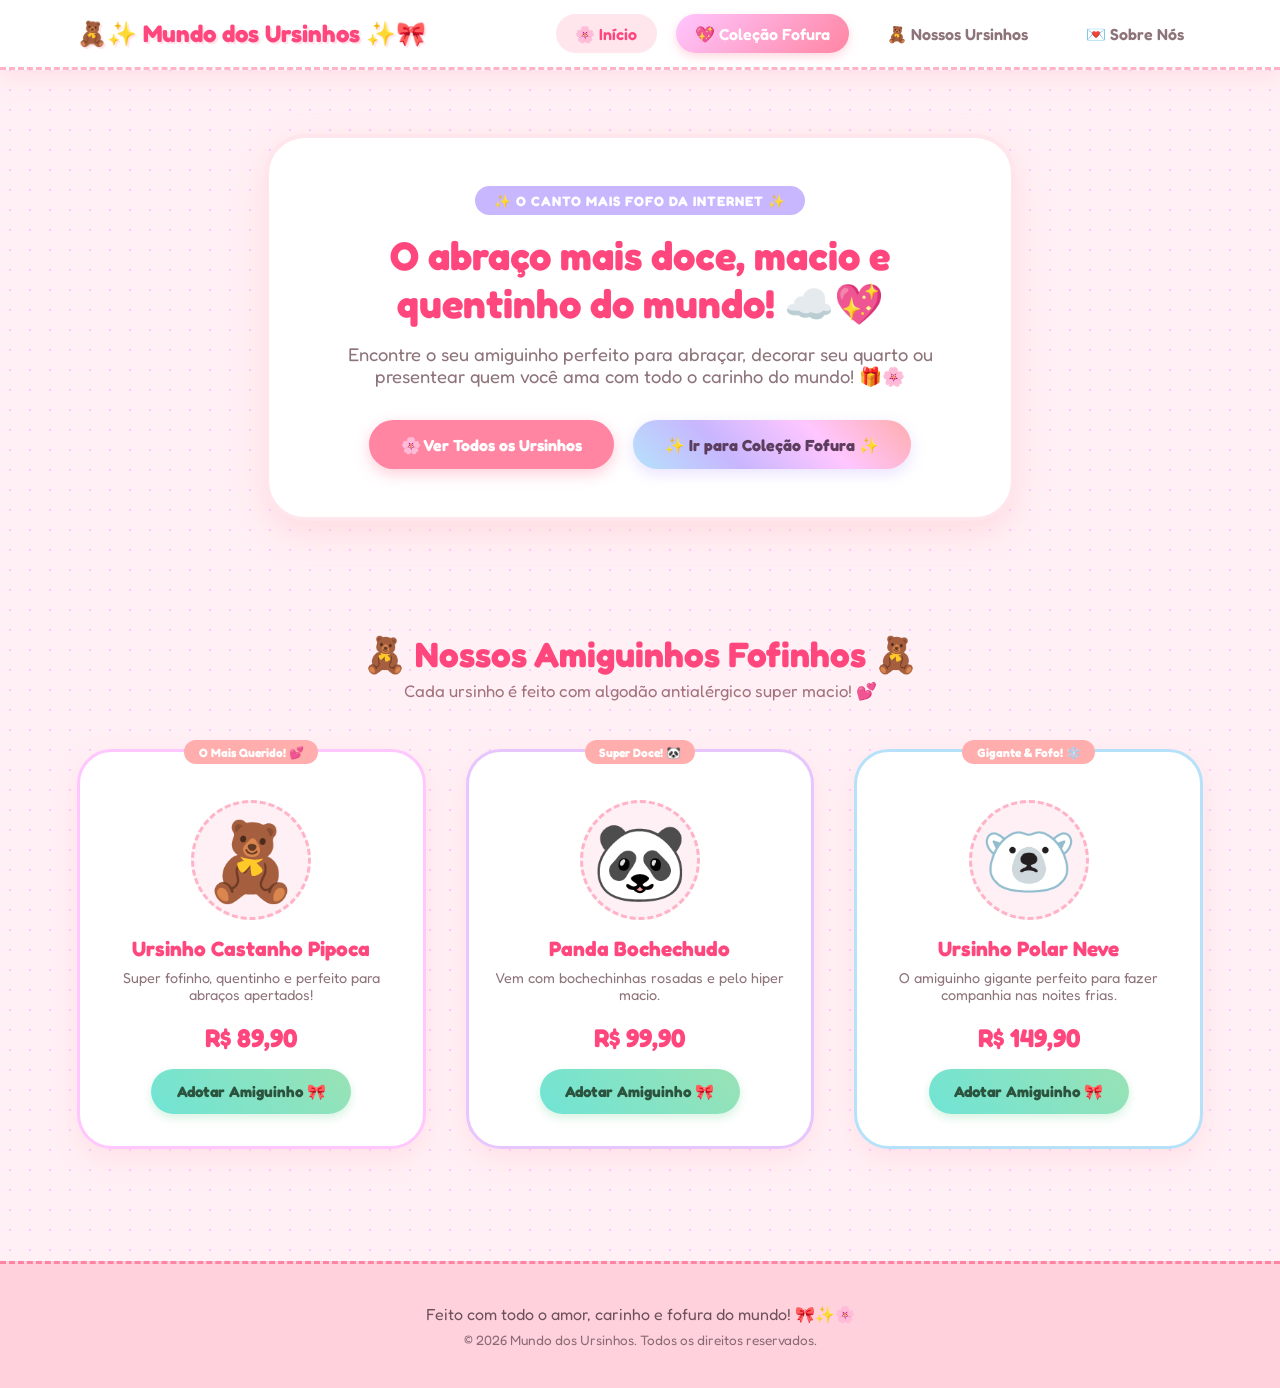
<file: index.html>
<!DOCTYPE html>
<html lang="pt-BR">
<head>
  <meta charset="UTF-8">
  <meta name="viewport" content="width=device-width, initial-scale=1.0">
  <title>Mundo dos Ursinhos | Amor & Fofura 🧸✨</title>
  <link rel="stylesheet" href="style.css">
  <!-- Fonte bem fofinha do Google Fonts -->
  <link rel="preconnect" href="https://fonts.googleapis.com">
  <link rel="preconnect" href="https://fonts.gstatic.com" crossorigin>
  <link href="https://fonts.googleapis.com/css2?family=Fredoka:wght@400;600;700&display=swap" rel="stylesheet">
</head>
<body>

  <!-- CABEÇALHO FOFO -->
  <header>
    <div class="logo">🧸✨ Mundo dos Ursinhos ✨🎀</div>
    <nav>
      <ul>
        <li><a href="index.html" class="active">🌸 Início</a></li>
        <li><a href="colecao-especial.html" class="aba-fofura-especial">💖 Coleção Fofura</a></li>
        <li><a href="#produtos">🧸 Nossos Ursinhos</a></li>
        <li><a href="#sobre">💌 Sobre Nós</a></li>
      </ul>
    </nav>
  </header>

  <!-- SEÇÃO PRINCIPAL (HERO NUVEM) -->
  <section id="inicio" class="hero">
    <div class="cartao-fofo">
      <span class="tag-fofa">✨ O CANTO MAIS FOFO DA INTERNET ✨</span>
      <h1>O abraço mais doce, macio e quentinho do mundo! ☁️💖</h1>
      <p>Encontre o seu amiguinho perfeito para abraçar, decorar seu quarto ou presentear quem você ama com todo o carinho do mundo! 🎁🌸</p>
      
      <div class="botoes-grupo">
        <a href="#produtos" class="btn btn-rosa">🌸 Ver Todos os Ursinhos</a>
        <a href="colecao-especial.html" class="btn btn-arcoiris">✨ Ir para Coleção Fofura ✨</a>
      </div>
    </div>
  </section>

  <!-- CATÁLOGO DE PRODUTOS -->
  <section id="produtos" class="produtos">
    <h2>🧸 Nossos Amiguinhos Fofinhos 🧸</h2>
    <p class="subtitulo-secao">Cada ursinho é feito com algodão antialérgico super macio! 💕</p>

    <div class="grid-produtos">
      
      <!-- CARD 1 -->
      <div class="card-produto rosa">
        <span class="selo-card">O Mais Querido! 💕</span>
        <div class="circulo-imagem">🧸</div>
        <h3>Ursinho Castanho Pipoca</h3>
        <p class="descricao">Super fofinho, quentinho e perfeito para abraços apertados!</p>
        <span class="preco">R$ 89,90</span>
        <button class="btn-comprar">Adotar Amiguinho 🎀</button>
      </div>

      <!-- CARD 2 -->
      <div class="card-produto lila">
        <span class="selo-card">Super Doce! 🐼</span>
        <div class="circulo-imagem">🐼</div>
        <h3>Panda Bochechudo</h3>
        <p class="descricao">Vem com bochechinhas rosadas e pelo hiper macio.</p>
        <span class="preco">R$ 99,90</span>
        <button class="btn-comprar">Adotar Amiguinho 🎀</button>
      </div>

      <!-- CARD 3 -->
      <div class="card-produto azul">
        <span class="selo-card">Gigante & Fofo! ❄️</span>
        <div class="circulo-imagem">🐻‍❄️</div>
        <h3>Ursinho Polar Neve</h3>
        <p class="descricao">O amiguinho gigante perfeito para fazer companhia nas noites frias.</p>
        <span class="preco">R$ 149,90</span>
        <button class="btn-comprar">Adotar Amiguinho 🎀</button>
      </div>

    </div>
  </section>

  <!-- RODAPÉ FOFO -->
  <footer>
    <p>Feito com todo o amor, carinho e fofura do mundo! 🎀✨🌸</p>
    <p class="copy">&copy; 2026 Mundo dos Ursinhos. Todos os direitos reservados.</p>
  </footer>

</body>
</html>
</file>
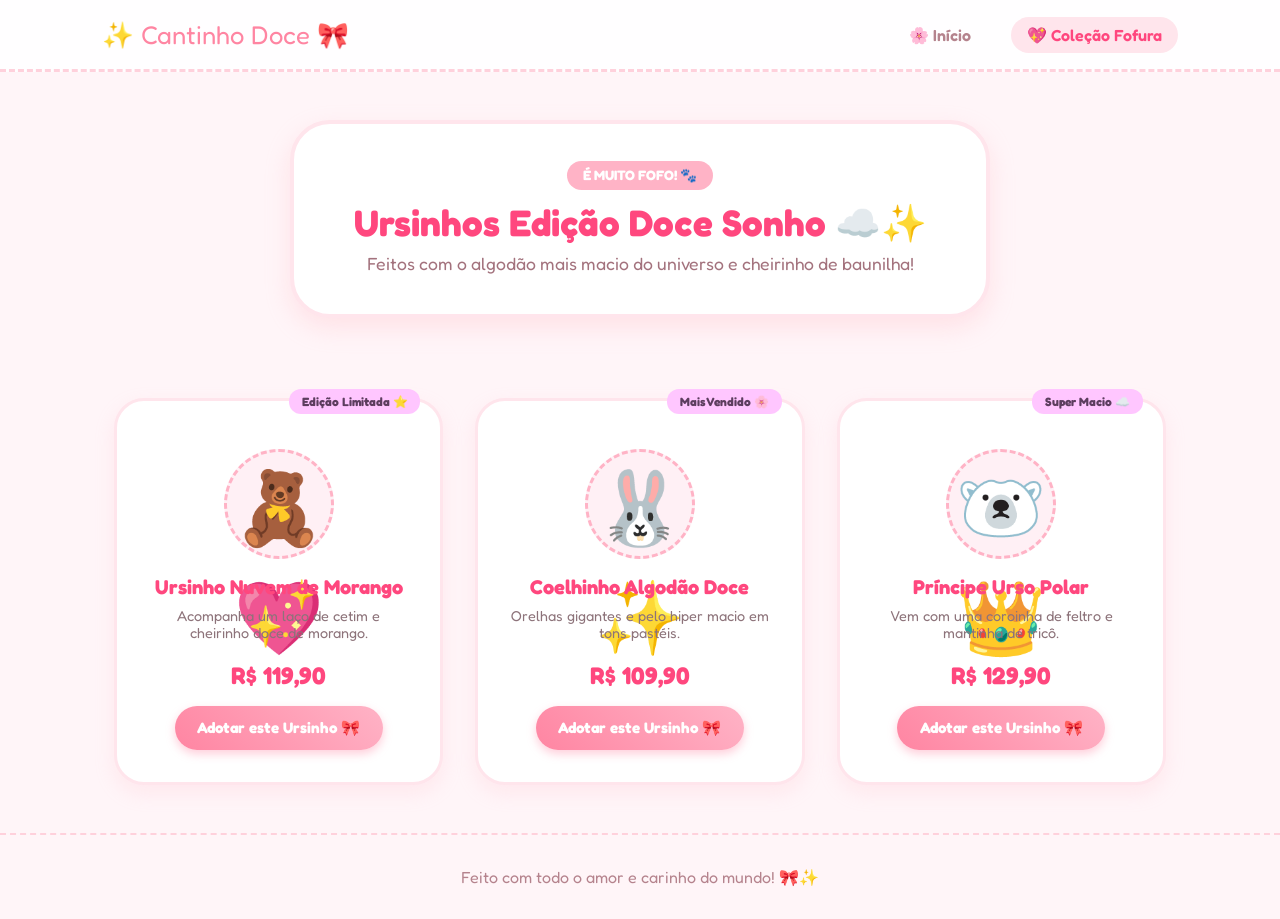
<file: colecao-especial.html>
<!DOCTYPE html>
<html lang="pt-BR">
<head>
  <meta charset="UTF-8">
  <meta name="viewport" content="width=device-width, initial-scale=1.0">
  <title>Coleção Fofura | Mundo dos Ursinhos</title>
  <link rel="stylesheet" href="fofura.css">
</head>
<body>

  <!-- NAVEGAÇÃO -->
  <header>
    <div class="logo">✨ Cantinho Doce 🎀</div>
    <nav>
      <ul>
        <li><a href="index.html">🌸 Início</a></li>
        <li><a href="colecao-especial.html" class="active">💖 Coleção Fofura</a></li>
      </ul>
    </nav>
  </header>

  <!-- SEÇÃO HERO -->
  <section class="hero-fofo">
    <div class="nuvem-bg">
      <span class="badge">É MUITO FOFO! 🐾</span>
      <h1>Ursinhos Edição Doce Sonho ☁️✨</h1>
      <p>Feitos com o algodão mais macio do universo e cheirinho de baunilha!</p>
    </div>
  </section>

  <!-- CATÁLOGO ESPECIAL -->
  <main class="container">
    <div class="grid-fofura">
      
      <div class="card-fofo">
        <span class="selo-fofo">Edição Limitada ⭐</span>
        <div class="foto-ursinho">🧸💖</div>
        <h3>Ursinho Nuvem de Morango</h3>
        <p>Acompanha um laço de cetim e cheirinho doce de morango.</p>
        <div class="preco-tag">R$ 119,90</div>
        <button class="btn-fofo">Adotar este Ursinho 🎀</button>
      </div>

      <div class="card-fofo">
        <span class="selo-fofo">Mais Vendido 🌸</span>
        <div class="foto-ursinho">🐰✨</div>
        <h3>Coelhinho Algodão Doce</h3>
        <p>Orelhas gigantes e pelo hiper macio em tons pastéis.</p>
        <div class="preco-tag">R$ 109,90</div>
        <button class="btn-fofo">Adotar este Ursinho 🎀</button>
      </div>

      <div class="card-fofo">
        <span class="selo-fofo">Super Macio ☁️</span>
        <div class="foto-ursinho">🐻‍❄️👑</div>
        <h3>Príncipe Urso Polar</h3>
        <p>Vem com uma coroinha de feltro e mantinha de tricô.</p>
        <div class="preco-tag">R$ 129,90</div>
        <button class="btn-fofo">Adotar este Ursinho 🎀</button>
      </div>

    </div>
  </main>

  <footer>
    <p>Feito com todo o amor e carinho do mundo! 🎀✨</p>
  </footer>

</body>
</html>
</file>
<file: style.css>
/* IMPORTAÇÃO DE FONTE FOFA */
@import url('https://fonts.googleapis.com/css2?family=Fredoka:wght@400;600;700&display=swap');

/* RESET BÁSICO */
* {
  margin: 0;
  padding: 0;
  box-sizing: border-box;
  font-family: 'Fredoka', cursive, sans-serif;
}

body {
  background-color: #fff0f5; /* Rosa bem suave */
  background-image: radial-gradient(#ffc6ff 1px, transparent 1px);
  background-size: 20px 20px; /* Estampa fofa de pontinhos */
  color: #6d525a;
}

/* CABEÇALHO */
header {
  background-color: rgba(255, 255, 255, 0.95);
  backdrop-filter: blur(8px);
  display: flex;
  justify-content: space-between;
  align-items: center;
  padding: 1.2rem 6%;
  box-shadow: 0 8px 20px rgba(255, 182, 193, 0.25);
  border-bottom: 3px dashed #ffb3c6;
  position: sticky;
  top: 0;
  z-index: 100;
}

.logo {
  font-size: 1.5rem;
  font-weight: 700;
  color: #ff477e;
  text-shadow: 2px 2px 0px #ffe5ec;
}

nav ul {
  display: flex;
  list-style: none;
  gap: 1.2rem;
  align-items: center;
}

nav a {
  text-decoration: none;
  color: #8d737a;
  font-weight: 600;
  padding: 0.6rem 1.2rem;
  border-radius: 25px;
  transition: all 0.3s ease;
}

nav a:hover, nav a.active {
  background-color: #ffe5ec;
  color: #ff477e;
}

/* DESTAQUE DA ABA FOFURA NO MENU */
nav a.aba-fofura-especial {
  background: linear-gradient(135deg, #ffc6ff, #ff85a2);
  color: white !important;
  box-shadow: 0 4px 10px rgba(255, 133, 162, 0.3);
  animation: pulso 2s infinite;
}

nav a.aba-fofura-especial:hover {
  transform: scale(1.08);
  box-shadow: 0 6px 15px rgba(255, 133, 162, 0.5);
}

@keyframes pulso {
  0% { transform: scale(1); }
  50% { transform: scale(1.04); }
  100% { transform: scale(1); }
}

/* SEÇÃO HERO */
.hero {
  padding: 4rem 2rem;
  display: flex;
  justify-content: center;
}

.cartao-fofo {
  background: white;
  max-width: 750px;
  padding: 3rem 2.5rem;
  border-radius: 40px;
  border: 4px solid #ffe5ec;
  box-shadow: 0 12px 30px rgba(255, 182, 193, 0.35);
  text-align: center;
  position: relative;
}

.tag-fofa {
  background-color: #c8b6ff;
  color: white;
  padding: 0.4rem 1.2rem;
  border-radius: 20px;
  font-size: 0.85rem;
  font-weight: 700;
  letter-spacing: 1px;
  display: inline-block;
  margin-bottom: 1rem;
}

.cartao-fofo h1 {
  font-size: 2.5rem;
  color: #ff477e;
  margin-bottom: 1rem;
  line-height: 1.2;
}

.cartao-fofo p {
  font-size: 1.15rem;
  color: #8d737a;
  margin-bottom: 2rem;
}

/* BOTOES HERO */
.botoes-grupo {
  display: flex;
  justify-content: center;
  gap: 1.2rem;
  flex-wrap: wrap;
}

.btn {
  display: inline-block;
  padding: 0.9rem 2rem;
  border-radius: 30px;
  text-decoration: none;
  font-weight: 700;
  font-size: 1rem;
  transition: all 0.3s ease;
}

.btn-rosa {
  background-color: #ff85a2;
  color: white;
  box-shadow: 0 5px 15px rgba(255, 133, 162, 0.4);
}

.btn-rosa:hover {
  background-color: #ff477e;
  transform: translateY(-3px);
}

.btn-arcoiris {
  background: linear-gradient(45deg, #b5e2fa, #c8b6ff, #ffc6ff, #ffadad);
  color: #5c3d5e;
  box-shadow: 0 5px 15px rgba(200, 182, 255, 0.4);
}

.btn-arcoiris:hover {
  transform: translateY(-3px) scale(1.03);
}

/* SEÇÃO PRODUTOS */
.produtos {
  padding: 3rem 6%;
  text-align: center;
}

.produtos h2 {
  font-size: 2.2rem;
  color: #ff477e;
  margin-bottom: 0.3rem;
}

.subtitulo-secao {
  color: #a3727d;
  font-size: 1.05rem;
  margin-bottom: 3rem;
}

.grid-produtos {
  display: grid;
  grid-template-columns: repeat(auto-fit, minmax(260px, 1fr));
  gap: 2.5rem;
}

.card-produto {
  background: white;
  padding: 2rem 1.5rem;
  border-radius: 35px;
  box-shadow: 0 10px 25px rgba(255, 182, 193, 0.25);
  display: flex;
  flex-direction: column;
  align-items: center;
  position: relative;
  transition: all 0.3s ease;
}

/* CORES DIFERENTES PARA OS CARDS */
.card-produto.rosa { border: 3px solid #ffc6ff; }
.card-produto.lila { border: 3px solid #e7c6ff; }
.card-produto.azul { border: 3px solid #b5e2fa; }

.card-produto:hover {
  transform: translateY(-8px);
  box-shadow: 0 15px 30px rgba(255, 133, 162, 0.35);
}

.selo-card {
  position: absolute;
  top: -12px;
  background-color: #ffadad;
  color: white;
  font-size: 0.75rem;
  font-weight: 700;
  padding: 0.3rem 0.9rem;
  border-radius: 15px;
}

.circulo-imagem {
  font-size: 4.8rem;
  background-color: #fff0f5;
  width: 120px;
  height: 120px;
  border-radius: 50%;
  display: flex;
  align-items: center;
  justify-content: center;
  margin: 1rem 0;
  border: 3px dashed #ffb3c6;
}

.card-produto h3 {
  color: #ff477e;
  font-size: 1.3rem;
  margin-bottom: 0.5rem;
}

.descricao {
  font-size: 0.9rem;
  color: #8d737a;
  margin-bottom: 1.2rem;
}

.preco {
  font-size: 1.6rem;
  font-weight: 700;
  color: #ff477e;
  margin-bottom: 1rem;
}

.btn-comprar {
  background: linear-gradient(45deg, #70e4d5, #99e2b4);
  color: #2b533d;
  border: none;
  padding: 0.8rem 1.6rem;
  border-radius: 25px;
  font-weight: 700;
  font-size: 0.95rem;
  cursor: pointer;
  box-shadow: 0 4px 10px rgba(153, 226, 180, 0.4);
  transition: all 0.3s ease;
}

.btn-comprar:hover {
  transform: scale(1.05);
  background: linear-gradient(45deg, #52b788, #70e4d5);
  color: white;
}

/* RODAPÉ */
footer {
  background-color: #ffd1dc;
  color: #6d525a;
  text-align: center;
  padding: 2.5rem 1rem;
  margin-top: 4rem;
  border-top: 3px dashed #ff85a2;
}

footer .copy {
  font-size: 0.85rem;
  margin-top: 0.5rem;
  opacity: 0.8;
}
</file>
<file: fofura.css>
@import url('https://fonts.googleapis.com/css2?family=Fredoka:wght@400;600&display=swap');

* {
  margin: 0;
  padding: 0;
  box-sizing: border-box;
  font-family: 'Fredoka', cursive, sans-serif;
}

body {
  background-color: #fff5f8;
  color: #6d525a;
}

/* HEADER FOFO */
header {
  background: rgba(255, 255, 255, 0.9);
  backdrop-filter: blur(5px);
  display: flex;
  justify-content: space-between;
  align-items: center;
  padding: 1.2rem 8%;
  border-bottom: 3px dashed #ffd1dc;
  position: sticky;
  top: 0;
  z-index: 10;
}

.logo {
  font-size: 1.6rem;
  color: #ff85a2;
}

nav ul {
  display: flex;
  list-style: none;
  gap: 1.5rem;
}

nav a {
  text-decoration: none;
  color: #b5838d;
  font-weight: 600;
  padding: 0.5rem 1rem;
  border-radius: 20px;
  transition: all 0.3s ease;
}

nav a:hover, nav a.active {
  background-color: #ffe5ec;
  color: #ff477e;
}

/* HERO NUVEM */
.hero-fofo {
  padding: 3rem 1rem;
  text-align: center;
}

.nuvem-bg {
  background: white;
  max-width: 700px;
  margin: 0 auto;
  padding: 2.5rem;
  border-radius: 40px;
  box-shadow: 0 10px 25px rgba(255, 182, 193, 0.3);
  border: 4px solid #ffe5ec;
}

.badge {
  background: #ffb3c6;
  color: white;
  padding: 0.4rem 1rem;
  border-radius: 15px;
  font-size: 0.85rem;
  font-weight: bold;
}

.hero-fofo h1 {
  color: #ff477e;
  font-size: 2.3rem;
  margin: 1rem 0 0.5rem;
}

.hero-fofo p {
  color: #a3727d;
  font-size: 1.1rem;
}

/* CARDS FOFOS */
.container {
  max-width: 1100px;
  margin: 2rem auto;
  padding: 0 1.5rem;
}

.grid-fofura {
  display: grid;
  grid-template-columns: repeat(auto-fit, minmax(260px, 1fr));
  gap: 2rem;
}

.card-fofo {
  background: white;
  padding: 2rem;
  border-radius: 30px;
  border: 3px solid #ffe5ec;
  text-align: center;
  position: relative;
  box-shadow: 0 8px 20px rgba(255, 182, 193, 0.2);
  transition: transform 0.3s ease, box-shadow 0.3s ease;
}

.card-fofo:hover {
  transform: translateY(-8px) scale(1.02);
  box-shadow: 0 12px 25px rgba(255, 133, 162, 0.3);
}

.selo-fofo {
  position: absolute;
  top: -12px;
  right: 20px;
  background: #ffc6ff;
  color: #5c3d5e;
  font-size: 0.75rem;
  font-weight: bold;
  padding: 0.3rem 0.8rem;
  border-radius: 12px;
}

.foto-ursinho {
  font-size: 4.5rem;
  background: #fff0f5;
  width: 110px;
  height: 110px;
  line-height: 110px;
  border-radius: 50%;
  margin: 1rem auto;
  border: 3px dashed #ffb3c6;
}

.card-fofo h3 {
  color: #ff477e;
  font-size: 1.25rem;
  margin-bottom: 0.5rem;
}

.card-fofo p {
  font-size: 0.9rem;
  color: #8d737a;
  margin-bottom: 1.2rem;
}

.preco-tag {
  font-size: 1.5rem;
  color: #ff477e;
  font-weight: bold;
  margin-bottom: 1rem;
}

.btn-fofo {
  background: linear-gradient(45deg, #ff85a2, #ffb3c6);
  color: white;
  border: none;
  padding: 0.8rem 1.4rem;
  border-radius: 25px;
  font-weight: bold;
  font-size: 0.95rem;
  cursor: pointer;
  box-shadow: 0 4px 10px rgba(255, 133, 162, 0.4);
  transition: transform 0.2s, background 0.3s;
}

.btn-fofo:hover {
  transform: scale(1.05);
  background: linear-gradient(45deg, #ff477e, #ff85a2);
}

/* FOOTER */
footer {
  text-align: center;
  padding: 2rem;
  color: #b5838d;
  margin-top: 3rem;
  border-top: 2px dashed #ffd1dc;
}
</file>
